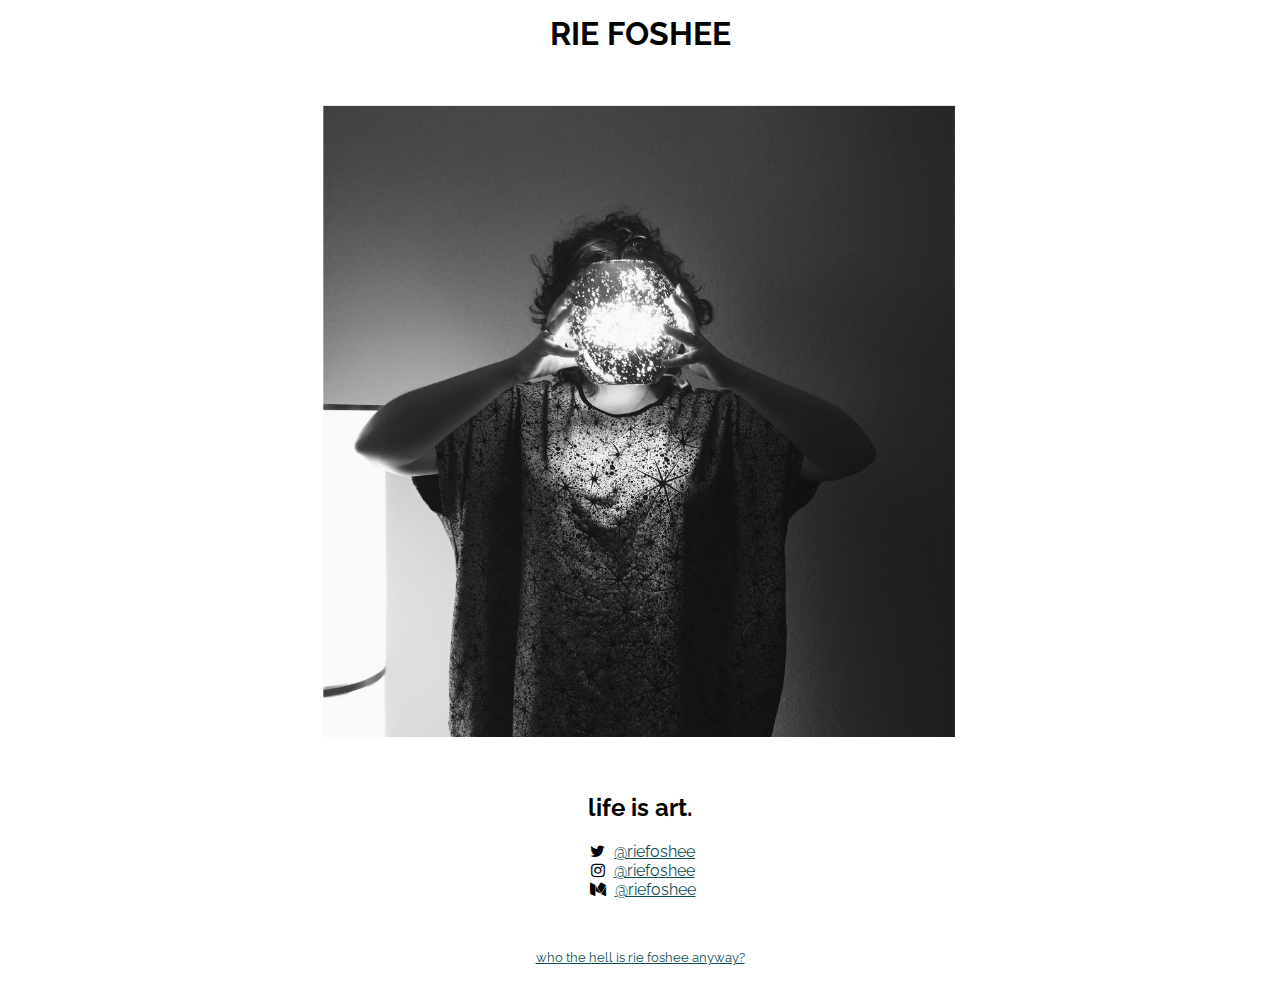
<file: index.html>
<html>
<head>
  <title>RIE FOSHEE</title>

  <!-- Configure viewport to correctly size for iOS mobile devices. -->
  <meta name="viewport" content="width=device-width, initial-scale=1, maximum-scale=1">

  <link href="https://fonts.googleapis.com/css?family=Raleway" rel="stylesheet">

  <link rel="stylesheet" href="/assets/styles/main.css">
  <link rel="stylesheet" href="https://maxcdn.bootstrapcdn.com/font-awesome/4.5.0/css/font-awesome.min.css">
</head>

<body>
  <div class="content">

    <h1>RIE FOSHEE</h1>

    <img class="content__image" src="/assets/images/rie.jpg"
    alt="Black and white portrait of the artist, holding a small globe of light in front of her face. In the background, a lit floor lamp. Her face is completely obscured by light." />

    <h2>life is art.</h2>

    <div>
      <i class="content__icon fa fa-twitter"></i>
      <a target="_blank" href="https://twitter.com/riefoshee">@riefoshee</a>
    </div>

    <div>
      <i class="content__icon fa fa-instagram"></i>
      <a target="_blank" href="https://instagram.com/riefoshee">@riefoshee</a>
    </div>

    <div>
      <i class="content__icon fa fa-medium"></i>
      <a target="_blank" href="https://medium.com/@riefoshee">@riefoshee</a>
    </div>
  </div>
</body> 

<footer>
  <small><a href="/about.html">who the hell is rie foshee anyway?</a></small>
</footer> 
</html>
</file>
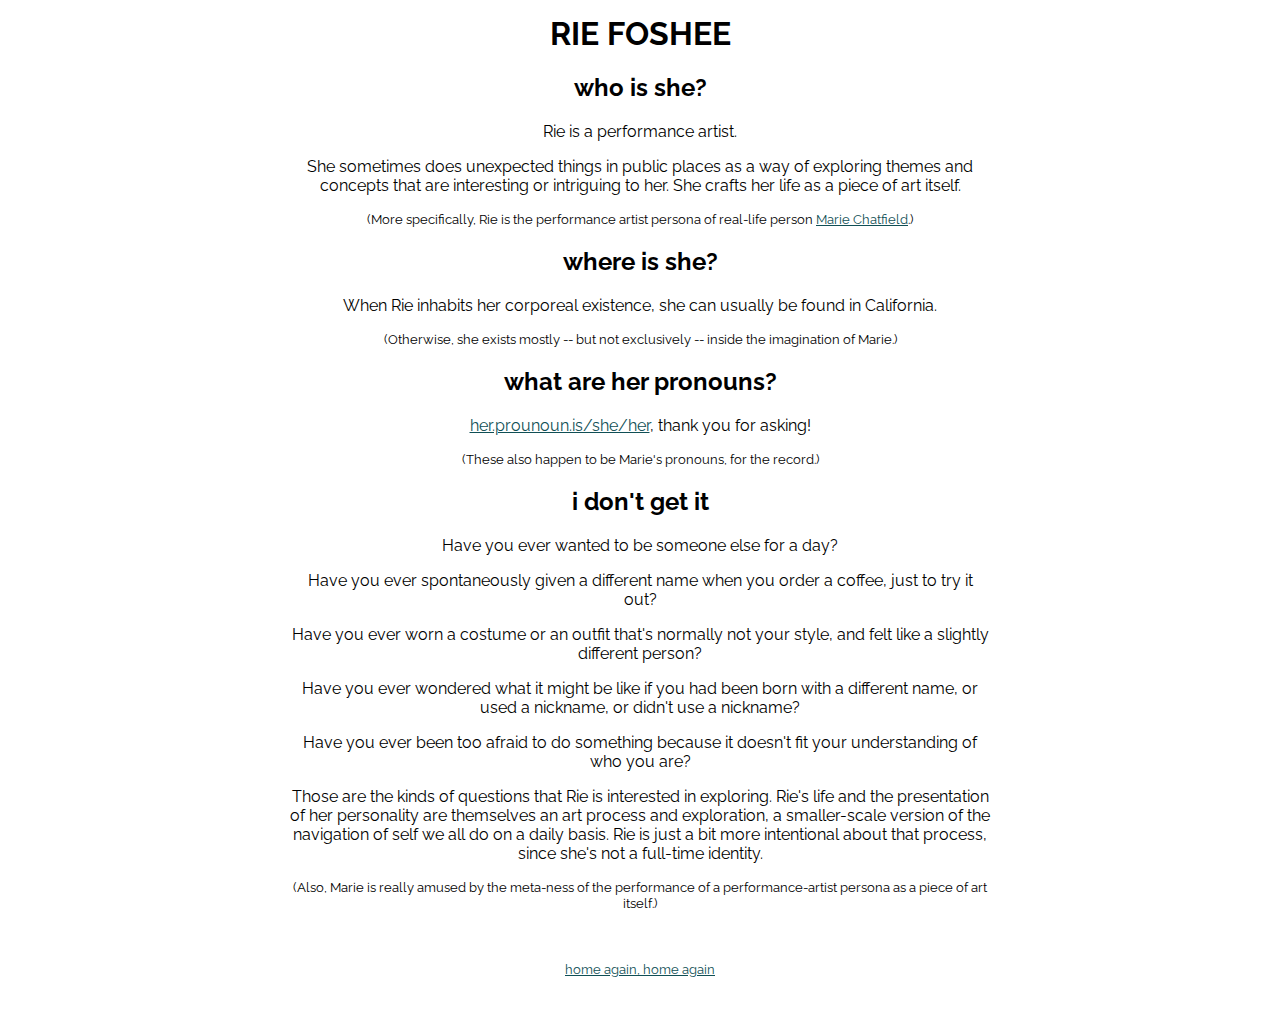
<file: about.html>
<html>
<head>
  <title>who the hell is RIE FOSHEE anyway?</title>

  <!-- Configure viewport to correctly size for iOS mobile devices. -->
  <meta name="viewport" content="width=device-width, initial-scale=1, maximum-scale=1">

  <link href="https://fonts.googleapis.com/css?family=Raleway" rel="stylesheet">

  <link rel="stylesheet" href="/assets/styles/main.css">
</head>

<body>
  <div class="content">
    <h1>RIE FOSHEE</h1>


    <h2>who is she?</h2>
    <p>
      Rie is a performance artist.
    </p>
    <p>
      She sometimes does unexpected things in public places as a way of exploring themes and concepts that are interesting or intriguing to her. She crafts her life as a piece of art itself.
    </p>
    <p>
      <small>(More specifically, Rie is the performance artist persona of real-life person <a target="_blank" href="http://mariechatfield.com">Marie Chatfield</a>.)</small>
    </p>


    <h2>where is she?</h2>
    <p>
      When Rie inhabits her corporeal existence, she can usually be found in California.
    </p>
    <p>
      <small>(Otherwise, she exists mostly -- but not exclusively -- inside the imagination of Marie.)</small>
    </p>


    <h2>what are her pronouns?</h2>
    <p>
      <a target="_blank" href="http://her.pronoun.is/she/her">her.prounoun.is/she/her</a>, thank you for asking!
    </p>
    <p>
      <small>(These also happen to be Marie's pronouns, for the record.)</small>
    </p>


    <h2>i don't get it</h2>
    <p>
      Have you ever wanted to be someone else for a day?
    </p>
    <p>
      Have you ever spontaneously given a different name when you order a coffee, just to try it out?
    </p>
    <p>
      Have you ever worn a costume or an outfit that's normally not your style, and felt like a slightly different person?
    </p>
    <p>
      Have you ever wondered what it might be like if you had been born with a different name, or used a nickname, or didn't use a nickname?
    </p>
    <p>
      Have you ever been too afraid to do something because it doesn't fit your understanding of who you are?
    </p>
    <p>
      Those are the kinds of questions that Rie is interested in exploring. Rie's life and the presentation of her personality are themselves an art process and exploration, a smaller-scale version of the navigation of self we all do on a daily basis. Rie is just a bit more intentional about that process, since she's not a full-time identity.
    </p>
     <p>
      <small>(Also, Marie is really amused by the meta-ness of the performance of a performance-artist persona as a piece of art itself.)</small>
    </p>

  </div>
</body>

<footer>
  <small><a href="/">home again, home again</a></small>
</footer>
</html>
</file>
<file: assets/styles/main.css>
html {
  --footer-height: 50px;
  --footer-height-with-padding: 100px;

  --small-padding: 5px;
  --medium-padding: 15px;

  --medium-highlight: #104F55;
  --dark-highlight: #0C3A3E;

  position: relative;
  min-height: 100%;
} 

body {
  font-family: 'Raleway', sans-serif;
  margin: 0 0 var(--footer-height-with-padding);
}

.content {
  margin: var(--medium-padding) auto;
  padding: 0 var(--medium-padding);
  max-width: 700px;
  text-align: center;
}

.content__image {
  max-width: 100%;
}

.content__icon {
  padding: 0 var(--small-padding);
}

footer {
  position: absolute;
  left: 0;
  bottom: 0;
  width: 100%;
  height: var(--footer-height);
  text-align: center;
}

a {
  color: var(--medium-highlight);
}

a:hover {
  color: var(--dark-highlight);
  font-weight: bold;
}
</file>
